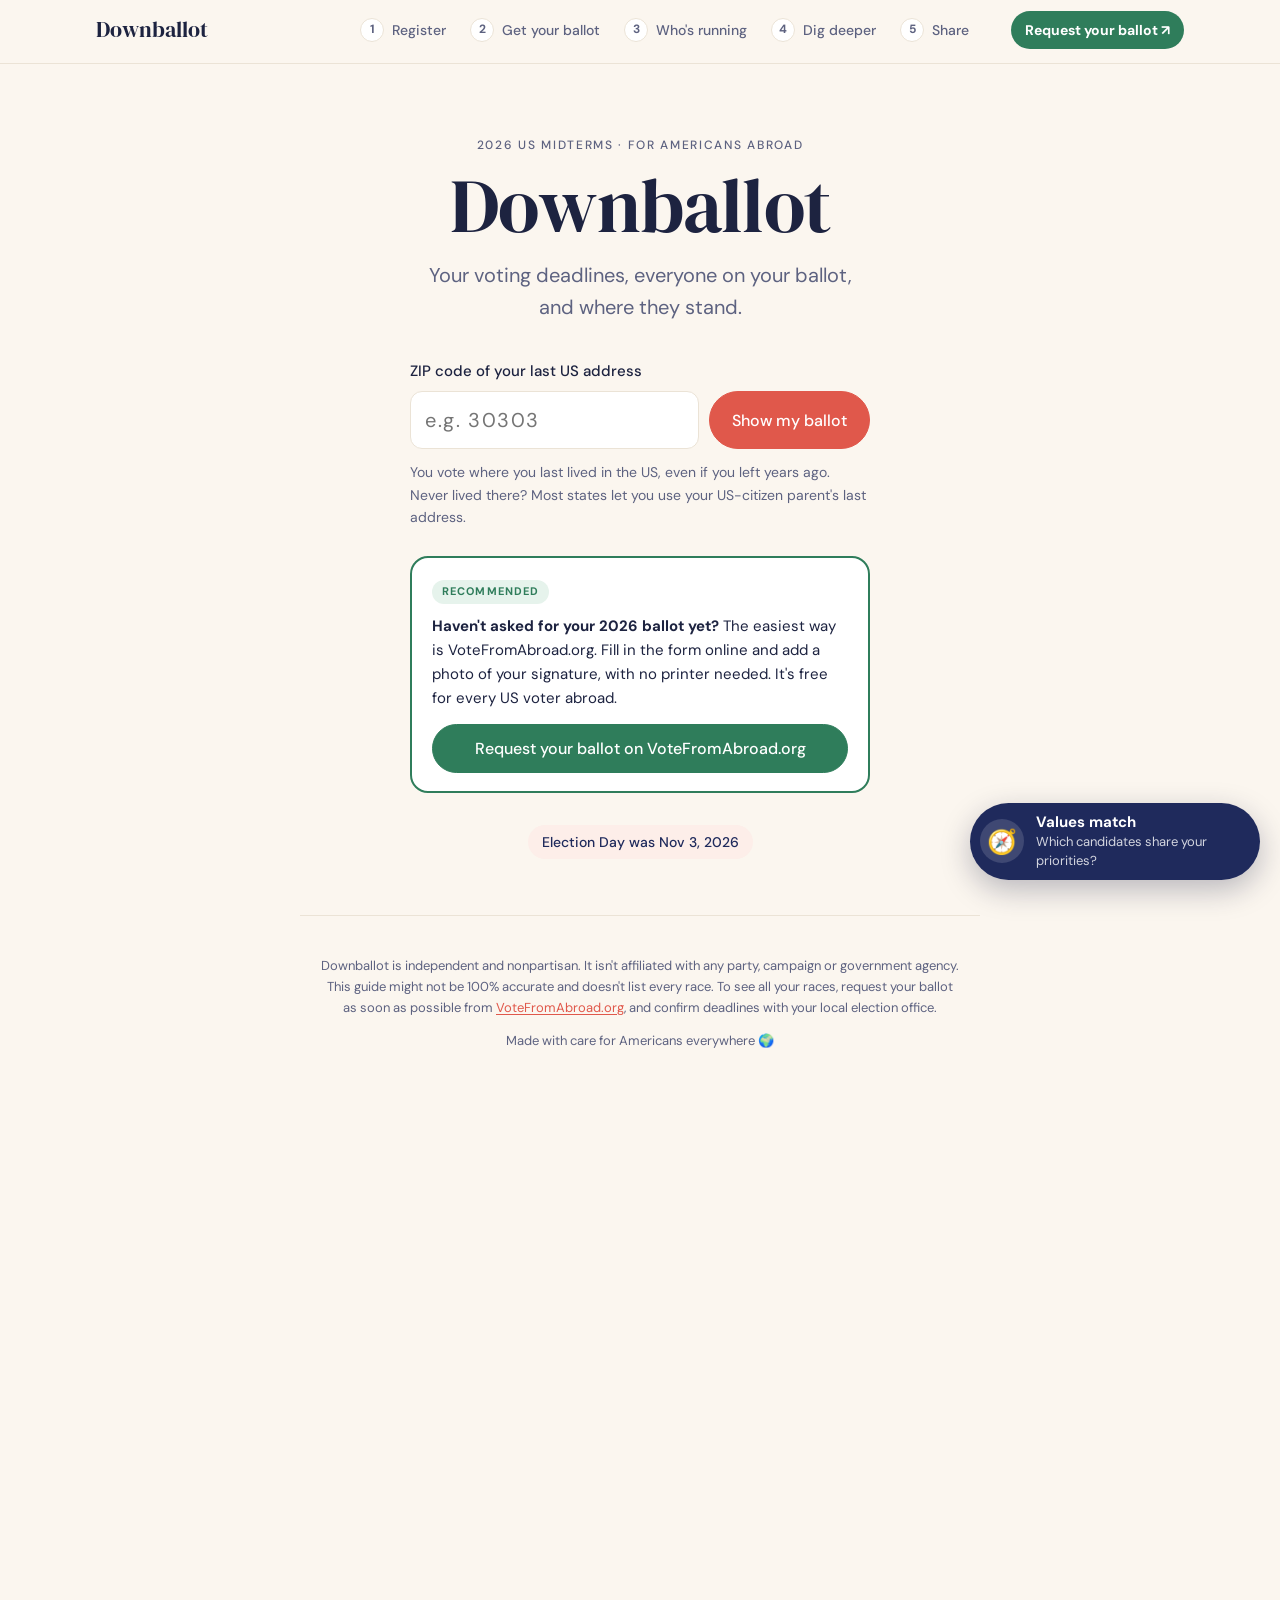
<file: index.html>
<!doctype html>
<html lang="en">
<head>
  <meta charset="utf-8">
  <meta name="viewport" content="width=device-width, initial-scale=1">
  <title>Global Civics</title>
  <meta http-equiv="refresh" content="0; url=downballot/">
</head>
<body style="font-family:system-ui,sans-serif;padding:24px">
  <p>Taking you to <a href="downballot/">Downballot</a>…</p>
</body>
</html>
</file>
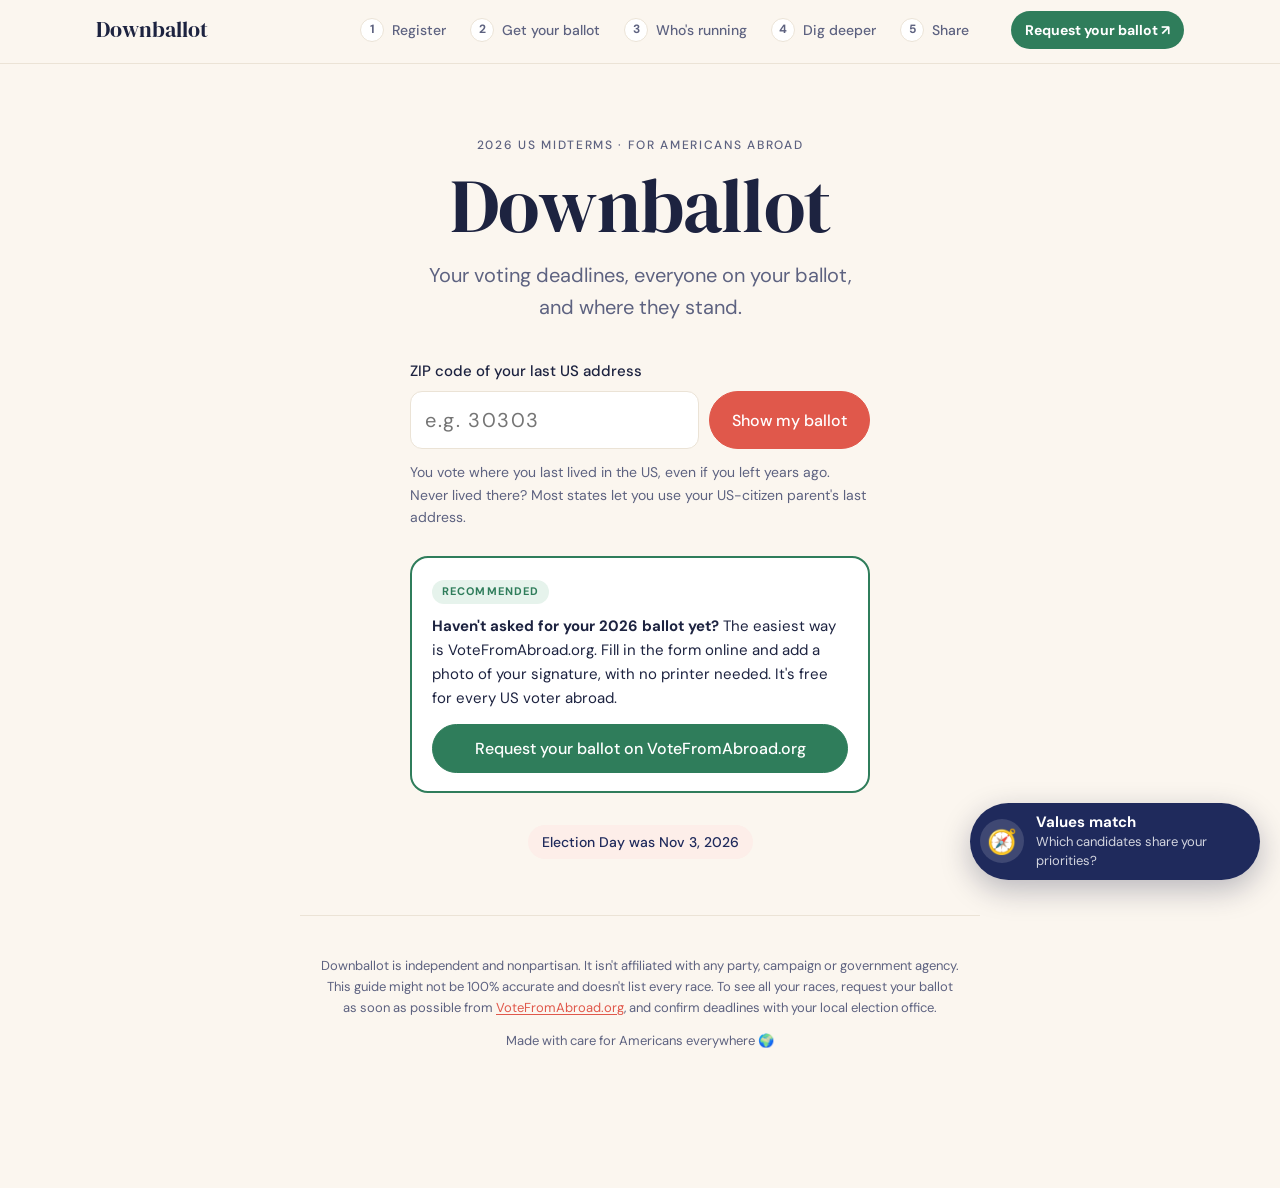
<file: ballot-abroad/index.html>
<!doctype html>
<html lang="en">
<head>
  <meta charset="utf-8">
  <title>Downballot</title>
  <meta http-equiv="refresh" content="0; url=../downballot/">
</head>
<body style="font-family:system-ui,sans-serif;padding:24px">
  <p>Ballot Abroad is now <a href="../downballot/">Downballot</a>.</p>
</body>
</html>
</file>
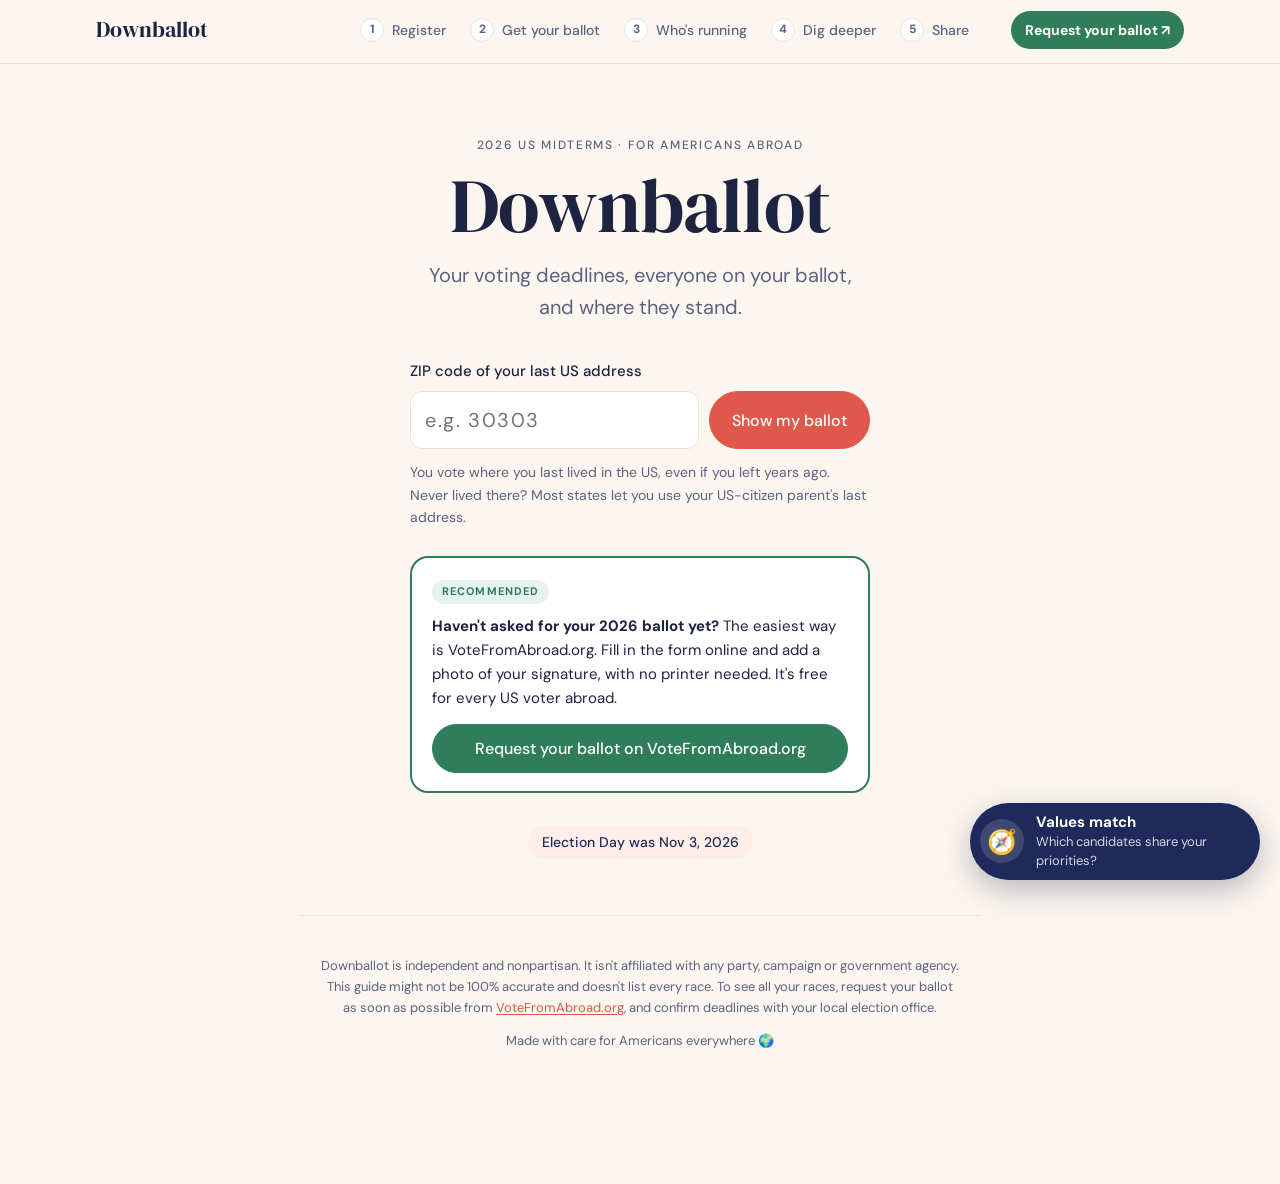
<file: downballot/index.html>
<!doctype html>
<html lang="en">
<head>
  <meta charset="utf-8">
  <meta name="viewport" content="width=device-width, initial-scale=1">
  <title>Downballot</title>
  <meta name="description" content="Voting in the 2026 midterms from abroad? Enter your ZIP to get your deadlines, see everyone on your ballot, and find where they stand.">
  <meta property="og:title" content="Downballot">
  <meta property="og:description" content="Your 2026 midterm deadlines, who's running, and where they stand. For Americans abroad.">
  <link rel="icon" href="data:image/svg+xml,<svg xmlns='http://www.w3.org/2000/svg' viewBox='0 0 100 100'><text y='.9em' font-size='90'>🗳️</text></svg>">
  <link rel="preconnect" href="https://fonts.googleapis.com">
  <link rel="preconnect" href="https://fonts.gstatic.com" crossorigin>
  <link href="https://fonts.googleapis.com/css2?family=DM+Sans:wght@400;500;700&family=DM+Serif+Display&display=swap" rel="stylesheet">
  <link rel="stylesheet" href="styles.css">
</head>
<body>
  <nav class="progress" aria-label="Your steps">
    <div class="progress-inner">
      <a class="brand" href="#top">Downballot</a>
      <ol id="progress-steps">
        <li><a href="#register"><span class="dot">1</span><span class="lbl">Register</span></a></li>
        <li><a href="#request"><span class="dot">2</span><span class="lbl">Get your ballot</span></a></li>
        <li><a href="#running"><span class="dot">3</span><span class="lbl">Who's running</span></a></li>
        <li><a href="#learn"><span class="dot">4</span><span class="lbl">Dig deeper</span></a></li>
        <li><a href="#share"><span class="dot">5</span><span class="lbl">Share</span></a></li>
      </ol>
      <a class="nav-cta" href="https://www.votefromabroad.org/" target="_blank" rel="noopener">Request your ballot ↗</a>
    </div>
    <div class="progress-track"><span id="progress-fill"></span></div>
  </nav>

  <header class="hero" id="top">
    <p class="eyebrow">2026 US midterms · for Americans abroad</p>
    <h1>Downballot</h1>
    <p class="lede">Your voting deadlines, everyone on your ballot, and where they stand.</p>
    <form id="zip-form" class="zip-form" novalidate>
      <label for="zip">ZIP code of your last US address</label>
      <div class="zip-row">
        <input id="zip" inputmode="numeric" autocomplete="postal-code" maxlength="5" placeholder="e.g. 30303">
        <button type="submit" class="btn primary">Show my ballot</button>
      </div>
      <p class="fine">You vote where you last lived in the US, even if you left years ago. Never lived there? Most states let you use your US-citizen parent's last address.</p>
    </form>
    <div id="zip-result" aria-live="polite"></div>
    <div class="vfa-card">
      <span class="badge">Recommended</span>
      <p><strong>Haven't asked for your 2026 ballot yet?</strong> The easiest way is VoteFromAbroad.org. Fill in the form online and add a photo of your signature, with no printer needed. It's free for every US voter abroad.</p>
      <a class="btn vfa" href="https://www.votefromabroad.org/" target="_blank" rel="noopener">Request your ballot on VoteFromAbroad.org</a>
    </div>
    <p class="countdown" id="countdown"></p>
  </header>

  <main id="steps" class="hidden">
    <div class="accuracy" role="note">
      <strong>⚠️ This guide might not be 100% accurate, and it doesn't show every race on your ballot.</strong>
      <span>To see all your races, request your ballot as soon as possible from <a href="https://www.votefromabroad.org/" target="_blank" rel="noopener">VoteFromAbroad.org</a>.</span>
    </div>
    <section class="step" id="register">
      <p class="kicker">Step 1</p>
      <h2>Register to vote</h2>
      <p class="hint">Are you registered to vote from abroad?</p>
      <div class="choice-row" role="radiogroup" aria-label="Registration status">
        <button type="button" class="chip" data-status="done">Yes, and I've asked for my 2026 ballot</button>
        <button type="button" class="chip" data-status="registered">Yes, but I haven't asked for a 2026 ballot</button>
        <button type="button" class="chip" data-status="no">No, or I'm not sure</button>
      </div>
      <div id="register-body"></div>
    </section>

    <section class="step" id="request">
      <p class="kicker">Step 2</p>
      <h2>Get your ballot</h2>
      <div id="request-body"></div>
    </section>

    <section class="step" id="running">
      <p class="kicker">Step 3</p>
      <h2>See who's running</h2>
      <div class="accuracy" role="note">
        <strong>⚠️ This guide might not be 100% accurate, and it doesn't show every race on your ballot.</strong>
        <span>To see all your races, request your ballot as soon as possible from <a href="https://www.votefromabroad.org/" target="_blank" rel="noopener">VoteFromAbroad.org</a>.</span>
      </div>
      <div id="ballot-status"></div>
      <div id="quiz-summary"></div>
      <div id="ballot"></div>
    </section>

    <section class="step" id="learn">
      <p class="kicker">Step 4</p>
      <h2>Dig deeper</h2>
      <p class="hint">Your ballot also has state and local races, like your legislature, judges, school board and ballot measures. Copy this into any AI assistant (ChatGPT, Claude, Gemini) for a plain-English guide to all of it.</p>
      <label class="field">Your US voting address <span class="opt">optional, stays on your device</span>
        <input id="ai-address" placeholder="e.g. 123 Main St, Atlanta, GA 30303" autocomplete="street-address">
      </label>
      <textarea id="ai-prompt" readonly rows="7" aria-label="AI prompt"></textarea>
      <div class="actions">
        <button type="button" class="btn primary" id="copy-prompt">Copy prompt</button>
        <span class="fine" id="copy-prompt-note"></span>
      </div>
      <p class="fine">AI tools can get details wrong. Check names and deadlines against your official sample ballot.</p>

      <details class="quiet" open>
        <summary>Help and other guides</summary>
        <ul class="links">
          <li><a href="https://www.votefromabroad.org/" target="_blank" rel="noopener">VoteFromAbroad.org</a>: request your ballot online, with a photo of your signature. Free for every US voter abroad, with drop-in voter help on <a href="https://www.votefromabroad.org/voter-support" target="_blank" rel="noopener">Zoom</a>.</li>
          <li><a href="https://www.fvap.gov" target="_blank" rel="noopener">FVAP.gov</a>: the federal program for overseas voters, with the FPCA, the backup ballot (FWAB) and each state's rules.</li>
          <li><a href="https://www.overseasvotefoundation.org" target="_blank" rel="noopener">Overseas Vote Foundation</a>: nonpartisan guides and a help desk.</li>
          <li><a href="https://ballotpedia.org/Sample_Ballot_Lookup" target="_blank" rel="noopener">Ballotpedia sample ballot</a>: candidate bios and survey answers.</li>
          <li><a href="https://www.vote411.org" target="_blank" rel="noopener">Vote411</a> (League of Women Voters): candidates answer the same questions, side by side.</li>
        </ul>
      </details>
    </section>

    <section class="step" id="share">
      <p class="kicker">Step 5</p>
      <h2>Share your ballot</h2>
      <p class="hint" id="share-empty">Tick a candidate in the races above, and your picks show up here as a story image for Instagram or WhatsApp.</p>
      <div id="share-body" class="hidden">
        <p class="hint">A story-sized image of your plan. Keep photos of your real marked ballot private: some states ban sharing them.</p>
        <div class="share-options">
          <label class="field">Where do you live now? <span class="opt">optional, shown on your image</span>
            <input id="country" maxlength="40" placeholder="e.g. Portugal">
          </label>
          <fieldset>
            <legend>Layout</legend>
            <label class="radio"><input type="radio" name="layout" value="all" checked> All my picks</label>
            <label class="radio"><input type="radio" name="layout" value="each"> One pick per image</label>
          </fieldset>
          <fieldset>
            <legend>Style</legend>
            <div class="themes" id="themes"></div>
          </fieldset>
        </div>
        <button type="button" class="btn primary" id="make-images">Make my image</button>
        <div id="previews" class="previews"></div>
        <div id="share-actions" class="actions hidden">
          <button type="button" class="btn primary" id="share-btn">Share</button>
          <button type="button" class="btn" id="download-btn">Save image</button>
          <a class="btn" id="whatsapp-text" target="_blank" rel="noopener">WhatsApp text</a>
          <button type="button" class="btn ghost" id="copy-text">Copy as text</button>
          <p class="fine" id="share-note"></p>
        </div>
      </div>
    </section>
  </main>

  <footer class="foot">
    <p>Downballot is independent and nonpartisan. It isn't affiliated with any party, campaign or government agency. This guide might not be 100% accurate and doesn't list every race. To see all your races, request your ballot as soon as possible from <a href="https://www.votefromabroad.org/" target="_blank" rel="noopener">VoteFromAbroad.org</a>, and confirm deadlines with your local election office.</p>
    <p>Made with care for Americans everywhere 🌍</p>
  </footer>

  <button type="button" class="quiz-fab" id="quiz-fab" aria-haspopup="dialog">
    <span class="fab-icon" aria-hidden="true">🧭</span>
    <span class="fab-text"><strong>Values match</strong><span class="fab-sub">Which candidates share your priorities?</span></span>
  </button>

  <div class="drawer hidden" id="quiz-drawer" role="dialog" aria-modal="true" aria-labelledby="quiz-title">
    <div class="drawer-scrim" data-close></div>
    <div class="drawer-panel">
      <button type="button" class="drawer-close" data-close aria-label="Close">✕</button>
      <p class="kicker">🧭 Values match</p>
      <h2 id="quiz-title">Which candidates share your priorities?</h2>
      <p class="hint">10 quick statements. Skip any you like, and star the ones that matter most to you.</p>
      <div id="quiz"></div>
      <p class="fine">Matches only use positions a candidate has on record, from their statements, campaign site or votes. We never guess from party. Treat a match as a starting point.</p>
      <div class="drawer-foot">
        <span class="fine" id="quiz-count"></span>
        <button type="button" class="btn primary" id="quiz-done">See my matches</button>
      </div>
    </div>
  </div>

  <script src="config.js"></script>
  <script src="data/states.js"></script>
  <script src="data/deadlines.js"></script>
  <script src="data/offices.js"></script>
  <script src="data/issues.js"></script>
  <script src="story.js"></script>
  <script src="app.js"></script>
</body>
</html>
</file>
<file: downballot/styles.css>
:root {
  --bg: #fbf6ef;
  --surface: #ffffff;
  --ink: #1d2340;
  --muted: #5d6280;
  --line: #ebe3d6;
  --accent: #e0584b;
  --accent-ink: #ffffff;
  --navy: #1f2a5c;
  --soft: #fdeee9;
  --ok: #2f7d5b;
  --ok-bg: #e6f3ec;
  --warn-bg: #fff5d9;
  --warn-ink: #7a5600;
  --hot-bg: #ffe1d6;
  --hot-ink: #b3361f;
  --radius: 18px;
  --nav-h: 60px;
  --serif: "DM Serif Display", Georgia, serif;
  --sans: "DM Sans", system-ui, -apple-system, sans-serif;
}
@media (prefers-color-scheme: dark) {
  :root {
    --bg: #12152a;
    --surface: #1b1f3a;
    --ink: #f3efe8;
    --muted: #a9adc7;
    --line: #2c3156;
    --soft: #2a2442;
    --ok: #7fd3a8;
    --ok-bg: #1d3a30;
    --warn-bg: #3a3017;
    --warn-ink: #f3d68a;
    --hot-bg: #4a2419;
    --hot-ink: #ffb59f;
  }
}

* { box-sizing: border-box; }
html { scroll-behavior: smooth; scroll-padding-top: calc(var(--nav-h) + 24px); }
body {
  margin: 0;
  background: var(--bg);
  color: var(--ink);
  font: 17px/1.6 var(--sans);
  -webkit-font-smoothing: antialiased;
}
body.no-scroll { overflow: hidden; }
a { color: var(--accent); text-underline-offset: 2px; }
.hidden { display: none !important; }
p { margin: 0 0 12px; }

/* ---------- sticky progress bar ---------- */
.progress {
  position: sticky; top: 0; z-index: 20;
  background: color-mix(in srgb, var(--bg) 92%, transparent);
  backdrop-filter: blur(8px); -webkit-backdrop-filter: blur(8px);
  border-bottom: 1px solid var(--line);
}
.progress-inner {
  max-width: 1120px; margin: 0 auto; height: var(--nav-h);
  display: flex; align-items: center; gap: 24px; padding: 0 16px;
}
.brand { font-family: var(--serif); font-size: 22px; color: var(--ink); text-decoration: none; white-space: nowrap; }
.progress ol { list-style: none; display: flex; gap: 4px; margin: 0 0 0 auto; padding: 0; }
.progress li a {
  display: flex; align-items: center; gap: 8px; padding: 6px 10px; border-radius: 999px;
  color: var(--muted); text-decoration: none; font-size: 14px; font-weight: 500; white-space: nowrap;
}
.progress li a:hover { background: var(--soft); }
.progress .dot {
  width: 24px; height: 24px; border-radius: 50%; flex: none;
  display: grid; place-items: center; font-size: 12px; font-weight: 700;
  border: 1.5px solid var(--line); background: var(--surface); color: var(--muted);
}
.progress li.done .dot { background: var(--ok-bg); border-color: var(--ok); color: var(--ok); }
.progress li.active a { color: var(--ink); }
.progress li.active .dot { background: var(--accent); border-color: var(--accent); color: var(--accent-ink); }
.progress-track { height: 3px; background: transparent; }
#progress-fill { display: block; height: 100%; width: 0; background: var(--accent); transition: width .3s ease; }

@media (max-width: 760px) {
  .brand { display: none; }
  .progress-inner { justify-content: center; gap: 0; }
  .progress ol { margin: 0; gap: 2px; }
  .progress li a { padding: 6px; }
  .progress li:not(.active) .lbl { display: none; }
}

/* ---------- hero ---------- */
.hero { padding: 72px 20px 56px; text-align: center; max-width: 640px; margin: 0 auto; }
.eyebrow { text-transform: uppercase; letter-spacing: .14em; font-size: 12px; font-weight: 500; color: var(--muted); margin: 0 0 12px; }
h1 { font-family: var(--serif); font-weight: 400; font-size: clamp(48px, 11vw, 76px); margin: 0; line-height: 1; letter-spacing: -.01em; }
.lede { color: var(--muted); font-size: 20px; margin: 16px auto 36px; max-width: 460px; }
.zip-form { text-align: left; max-width: 460px; margin: 0 auto; }
.zip-form > label { display: block; font-weight: 500; font-size: 15px; margin-bottom: 8px; }
.zip-row { display: flex; gap: 10px; }
.zip-row input { font-size: 20px; letter-spacing: .08em; flex: 1; min-width: 0; }
.zip-form .fine { margin-top: 12px; }
#zip-result { max-width: 460px; margin: 20px auto 0; text-align: left; }
#zip-result select { margin-top: 4px; }
.where-line { font-size: 16px; margin: 0 0 6px; }
.switch { font-size: 14px; color: var(--muted); margin: 6px 0 0; }
.link-btn { font: inherit; color: var(--accent); background: none; border: 0; padding: 0; cursor: pointer; text-decoration: underline; text-underline-offset: 2px; margin-right: 8px; }
.countdown { display: inline-block; margin: 32px 0 0; color: var(--navy); font-weight: 500; font-size: 14px; padding: 6px 14px; border-radius: 999px; background: var(--soft); }
@media (prefers-color-scheme: dark) { .countdown { color: var(--ink); } }

/* ---------- steps ---------- */
main { max-width: 680px; margin: 0 auto; padding: 0 20px 40px; }
.step { padding: 64px 0; border-top: 1px solid var(--line); }
.kicker { text-transform: uppercase; letter-spacing: .12em; font-size: 12px; font-weight: 700; color: var(--accent); margin: 0 0 8px; }
h2 { font-family: var(--serif); font-weight: 400; font-size: clamp(30px, 6vw, 38px); line-height: 1.15; margin: 0 0 16px; }
h3 { margin: 0 0 8px; font-size: 20px; line-height: 1.3; }
.hint { color: var(--muted); }
.fine { color: var(--muted); font-size: 14px; }
.opt { color: var(--muted); font-weight: 400; font-size: 13px; }
.notice { background: var(--warn-bg); color: var(--warn-ink); border-radius: 12px; padding: 12px 16px; font-size: 15px; }
.good { background: var(--ok-bg); color: var(--ok); border-radius: 12px; padding: 14px 16px; }
.good a { color: inherit; font-weight: 500; }

.field { display: grid; gap: 6px; font-weight: 500; font-size: 15px; margin: 16px 0; }
input, select, textarea {
  font: inherit; color: inherit;
  background: var(--surface);
  border: 1.5px solid var(--line);
  border-radius: 12px;
  padding: 12px 14px;
  width: 100%;
}
input:focus, select:focus, textarea:focus { outline: 2px solid var(--accent); outline-offset: 1px; border-color: transparent; }

.btn {
  display: inline-flex; align-items: center; justify-content: center; gap: 6px;
  font: 500 16px var(--sans);
  padding: 13px 22px; border-radius: 999px;
  border: 1.5px solid var(--ink); background: transparent; color: var(--ink);
  cursor: pointer; text-decoration: none; white-space: nowrap;
}
.btn.primary { background: var(--accent); border-color: var(--accent); color: var(--accent-ink); }
.btn.ghost { border-color: var(--line); }
.btn:disabled { opacity: .5; cursor: not-allowed; }
.actions { display: flex; flex-wrap: wrap; align-items: center; gap: 12px; margin: 20px 0; }

.choice-row { display: grid; gap: 10px; margin: 20px 0 24px; }
.chip {
  text-align: left; font: 500 16px var(--sans); color: var(--ink);
  background: var(--surface); border: 1.5px solid var(--line);
  border-radius: 14px; padding: 16px 18px; cursor: pointer;
}
.chip:hover { border-color: var(--muted); }
.chip[aria-pressed="true"] { border-color: var(--accent); background: var(--soft); }

details.quiet { margin: 16px 0; }
details.quiet > summary { cursor: pointer; color: var(--muted); font-weight: 500; font-size: 15px; }
details.quiet[open] > summary { margin-bottom: 8px; }
details.quiet.small > summary { font-size: 14px; }
details.quiet p { font-size: 15px; }

/* Dates */
.dates { display: grid; grid-template-columns: repeat(auto-fit, minmax(220px, 1fr)); gap: 12px; margin: 20px 0 12px; }
.date-card { background: var(--surface); border: 1px solid var(--line); border-radius: 16px; padding: 18px 20px; display: grid; gap: 4px; align-content: start; }
.date-label { font-size: 13px; font-weight: 700; text-transform: uppercase; letter-spacing: .08em; color: var(--muted); }
.date-val { font-size: 16px; font-weight: 500; }

.steps-list { list-style: none; counter-reset: s; padding: 0; margin: 28px 0 20px; display: grid; gap: 18px; }
.steps-list li { counter-increment: s; display: grid; grid-template-columns: 32px 1fr; column-gap: 12px; }
.steps-list li::before {
  content: counter(s); grid-row: span 2;
  width: 28px; height: 28px; border-radius: 50%; background: var(--navy); color: #fff;
  display: grid; place-items: center; font-size: 13px; font-weight: 700;
}
.steps-list strong { display: block; }
.steps-list span { color: var(--muted); font-size: 15px; }

/* Ballot */
.legend { font-size: 14px; color: var(--muted); }
.legend .hot { margin-right: 6px; }
.contest { padding: 40px 0 8px; }
.contest + .contest { border-top: 1px dashed var(--line); }
.contest-head { display: flex; gap: 10px; align-items: center; flex-wrap: wrap; margin-bottom: 6px; }
.tag { font-size: 12px; font-weight: 700; text-transform: uppercase; letter-spacing: .08em; color: var(--muted); }
.hot { display: inline-block; font-size: 12px; font-weight: 700; padding: 3px 10px; border-radius: 999px; background: var(--hot-bg); color: var(--hot-ink); }

.cand {
  background: var(--surface); border: 1.5px solid var(--line); border-radius: 16px;
  padding: 16px 18px; margin: 12px 0;
}
.cand.picked { border-color: var(--accent); background: var(--soft); }
.cand-top { display: flex; gap: 14px; align-items: center; cursor: pointer; }
.cand-top input { width: 22px; height: 22px; margin: 0; padding: 0; accent-color: var(--accent); flex: none; }
.cand-id { display: grid; flex: 1; }
.cand-name { font-weight: 700; font-size: 17px; line-height: 1.3; }
.party { font-size: 14px; color: var(--muted); }
.party-dot { display: inline-block; width: 8px; height: 8px; border-radius: 50%; margin-right: 6px; vertical-align: middle; background: #999; }
.kp { margin: 12px 0 0 36px; padding: 0; list-style: none; font-size: 15px; display: grid; gap: 4px; }
.kp li { padding-left: 14px; position: relative; }
.kp li::before { content: "•"; position: absolute; left: 0; color: var(--accent); }
.kp strong { font-weight: 700; }
.cand .more { margin: 10px 0 0 36px; font-size: 15px; }
.cand .more > summary { cursor: pointer; color: var(--accent); font-size: 14px; font-weight: 500; }
.cand .more[open] > summary { margin-bottom: 8px; }
.cand-links { display: flex; flex-wrap: wrap; gap: 6px 16px; font-size: 14px; margin: 8px 0; }
.match { font-size: 12px; font-weight: 700; padding: 3px 9px; border-radius: 999px; background: var(--bg); color: var(--accent); white-space: nowrap; }
.match.top { background: var(--accent); color: var(--accent-ink); }
.match-why { font-size: 14px; color: var(--muted); margin: 8px 0 0 36px; }
.why { display: grid; gap: 6px; font-weight: 500; font-size: 14px; margin: 4px 0 8px; }
.measure-text { color: var(--muted); }

.matches { background: var(--surface); border: 1px solid var(--line); border-radius: 16px; padding: 18px 20px; margin: 24px 0 8px; }
.summary-list { list-style: none; padding: 0; margin: 0; display: grid; gap: 8px; }
.summary-list li { font-size: 15px; display: flex; flex-wrap: wrap; gap: 6px; align-items: center; }
.summary-list li > span:first-child { color: var(--muted); min-width: 140px; }

/* AI prompt */
#ai-prompt { width: 100%; font: 13px/1.55 ui-monospace, SFMono-Regular, Menlo, monospace; resize: vertical; color: var(--muted); }
.links { padding-left: 18px; font-size: 15px; }
.links li { margin: 8px 0; }

/* Share */
.share-options { display: grid; gap: 18px; margin: 12px 0 24px; }
fieldset { border: 0; padding: 0; margin: 0; }
legend { font-weight: 500; font-size: 15px; margin-bottom: 8px; }
.radio { display: flex; align-items: center; gap: 8px; margin: 6px 0; font-size: 16px; }
.radio input { width: auto; accent-color: var(--accent); }
.themes { display: flex; gap: 12px; flex-wrap: wrap; }
.theme { width: 52px; height: 52px; border-radius: 14px; border: 3px solid transparent; cursor: pointer; }
.theme[aria-pressed="true"] { border-color: var(--ink); }
.previews { display: flex; gap: 12px; overflow-x: auto; padding: 20px 0 8px; scroll-snap-type: x mandatory; }
.previews:empty { display: none; }
.previews img { width: 180px; flex: none; border-radius: 14px; box-shadow: 0 6px 20px rgba(0,0,0,.15); scroll-snap-align: start; }

.foot { max-width: 680px; margin: 0 auto; text-align: center; color: var(--muted); font-size: 13px; padding: 40px 20px 120px; border-top: 1px solid var(--line); }

/* ---------- values quiz: floating button + drawer ---------- */
.quiz-fab {
  position: fixed; right: 20px; bottom: 20px; z-index: 30;
  display: flex; align-items: center; gap: 12px; max-width: 290px;
  padding: 10px 18px 10px 10px; border-radius: 999px; border: 0; cursor: pointer; text-align: left;
  background: var(--navy); color: #fff; font: 14px/1.3 var(--sans);
  box-shadow: 0 10px 30px rgba(20, 25, 60, .28);
  transition: transform .15s ease;
}
.quiz-fab:hover { transform: translateY(-2px); }
.fab-icon { width: 44px; height: 44px; flex: none; border-radius: 50%; background: rgba(255,255,255,.14); display: grid; place-items: center; font-size: 24px; }
.fab-text strong { display: block; font-size: 15px; }
.fab-sub { opacity: .8; font-size: 13px; }
.quiz-fab.has-answers .fab-icon { background: var(--accent); }
@media (max-width: 560px) {
  .quiz-fab { right: 14px; bottom: 14px; padding: 6px 16px 6px 6px; }
  .fab-icon { width: 38px; height: 38px; font-size: 20px; }
  .fab-sub { display: none; }
}

.drawer { position: fixed; inset: 0; z-index: 40; }
.drawer-scrim { position: absolute; inset: 0; background: rgba(15, 18, 40, .45); }
.drawer-panel {
  position: absolute; top: 0; right: 0; bottom: 0; width: min(520px, 100%);
  background: var(--bg); overflow-y: auto; padding: 40px 28px 0;
  box-shadow: -10px 0 40px rgba(0,0,0,.2);
  animation: slide-in .25s ease;
}
@keyframes slide-in { from { transform: translateX(40px); opacity: 0; } to { transform: none; opacity: 1; } }
.drawer-close { position: absolute; top: 14px; right: 14px; width: 40px; height: 40px; border-radius: 50%; border: 0; background: var(--soft); color: var(--ink); font-size: 16px; cursor: pointer; }
.drawer-foot {
  position: sticky; bottom: 0; margin: 16px -28px 0; padding: 16px 28px;
  background: var(--bg); border-top: 1px solid var(--line);
  display: flex; justify-content: space-between; align-items: center; gap: 12px;
}
.q { padding: 22px 0; border-top: 1px solid var(--line); }
.q-topic { font-size: 12px; font-weight: 700; text-transform: uppercase; letter-spacing: .08em; color: var(--accent); }
.q-text { font-weight: 500; margin: 6px 0 12px; }
.scale { display: grid; grid-template-columns: repeat(5, 1fr); gap: 6px; }
.scale button {
  font: 500 12px var(--sans); color: var(--ink); background: var(--surface);
  border: 1.5px solid var(--line); border-radius: 10px; padding: 8px 4px; cursor: pointer; line-height: 1.2; min-height: 44px;
}
.scale button[aria-pressed="true"] { background: var(--accent); border-color: var(--accent); color: var(--accent-ink); }
.star { margin-top: 8px; font: 13px var(--sans); background: none; border: 0; color: var(--muted); cursor: pointer; padding: 6px 0; }
.star[aria-pressed="true"] { color: var(--accent); font-weight: 700; }
@media (max-width: 560px) {
  .drawer-panel { top: 6vh; border-radius: 20px 20px 0 0; padding: 36px 18px 0; animation-name: slide-up; }
  .drawer-foot { margin: 16px -18px 0; padding: 14px 18px; }
  @keyframes slide-up { from { transform: translateY(40px); opacity: 0; } to { transform: none; opacity: 1; } }
}

/* Lower-ballot races, collapsed by default */
.more-races { margin-top: 40px; border-top: 1px solid var(--line); padding-top: 28px; }
.more-races > summary {
  cursor: pointer; list-style: none; display: flex; align-items: center; gap: 10px;
  font-weight: 700; font-size: 17px; padding: 16px 20px; border-radius: 16px;
  background: var(--surface); border: 1.5px solid var(--line);
}
.more-races > summary::-webkit-details-marker { display: none; }
.more-races > summary::after { content: "＋"; margin-left: auto; color: var(--accent); font-size: 20px; }
.more-races[open] > summary::after { content: "－"; }
.more-races[open] > summary { margin-bottom: 12px; }
.more-races .count { font-size: 13px; font-weight: 700; color: var(--muted); background: var(--bg); border-radius: 999px; padding: 2px 9px; }

/* Accuracy warning: shown before step 1 and above the candidate list */
.accuracy {
  display: grid; gap: 4px; margin: 40px 0 0;
  background: var(--warn-bg); color: var(--warn-ink);
  border: 2px solid currentColor; border-radius: 16px; padding: 16px 20px; font-size: 16px;
}
.accuracy a { color: inherit; font-weight: 700; }
#running .accuracy { margin: 0 0 24px; }

/* VoteFromAbroad.org: the recommended way to request and return a ballot */
.badge { display: inline-block; font-size: 11px; font-weight: 700; text-transform: uppercase; letter-spacing: .1em; color: var(--ok); background: var(--ok-bg); border-radius: 999px; padding: 3px 10px; }
.badge-row { flex-basis: 100%; margin-bottom: -4px; }
.btn.primary.vfa { background: var(--ok); border-color: var(--ok); color: #fff; }
.vfa-card { max-width: 460px; margin: 28px auto 0; text-align: left; background: var(--surface); border: 2px solid var(--ok); border-radius: 18px; padding: 18px 20px; }
.vfa-card p { margin: 10px 0 14px; font-size: 15px; }
.btn.vfa { white-space: normal; text-align: center; }
.vfa-card .btn.vfa { background: var(--ok); border-color: var(--ok); color: #fff; width: 100%; }
.vfa-help { background: var(--ok-bg); color: var(--ok); border-radius: 12px; padding: 12px 16px; font-size: 15px; }
.vfa-help a { color: inherit; font-weight: 700; }
.nav-cta { margin-left: 8px; white-space: nowrap; font-size: 14px; font-weight: 700; color: #fff; background: var(--ok); padding: 8px 14px; border-radius: 999px; text-decoration: none; }
@media (max-width: 760px) { .nav-cta { display: none; } }
@media (prefers-color-scheme: dark) { .vfa-card .btn.vfa, .btn.primary.vfa, .nav-cta { color: #10241b; } }
@media (max-width: 1180px) and (min-width: 761px) {
  .progress li:not(.active) .lbl { display: none; }
}
</file>
